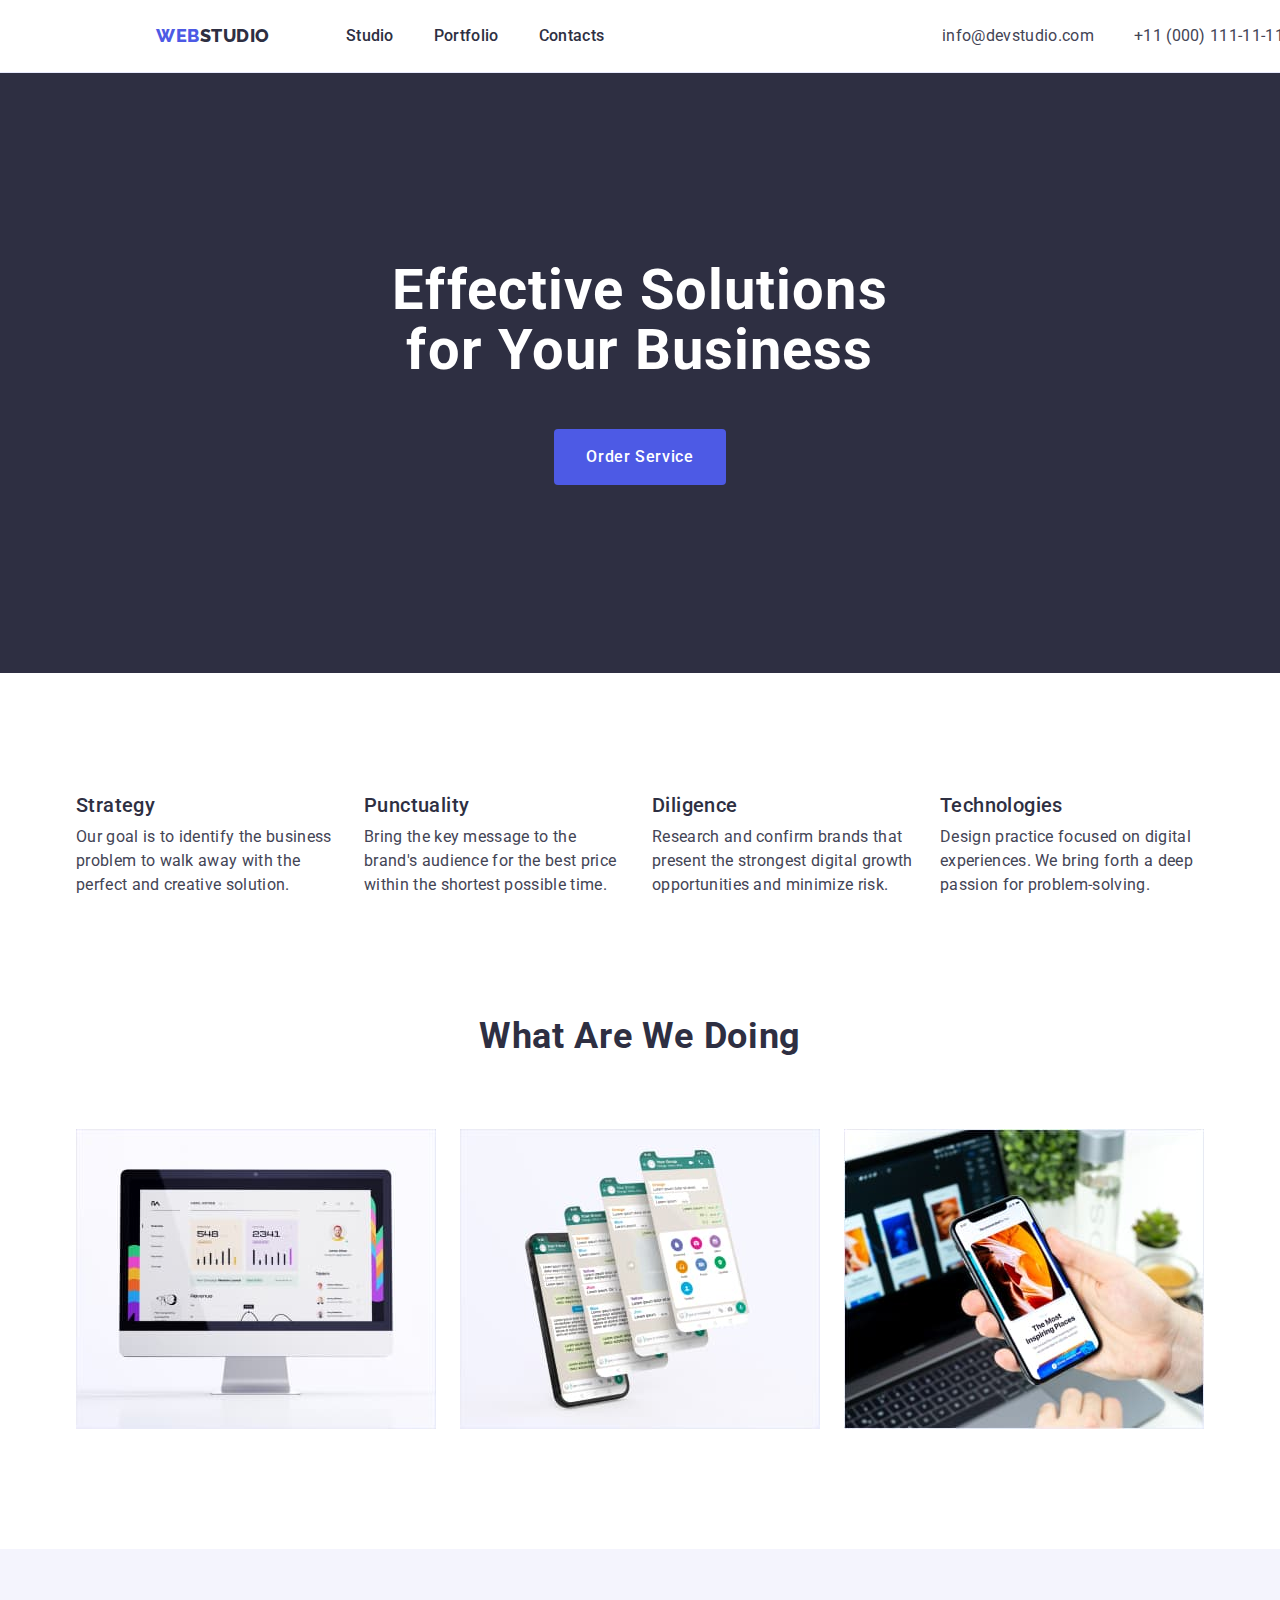
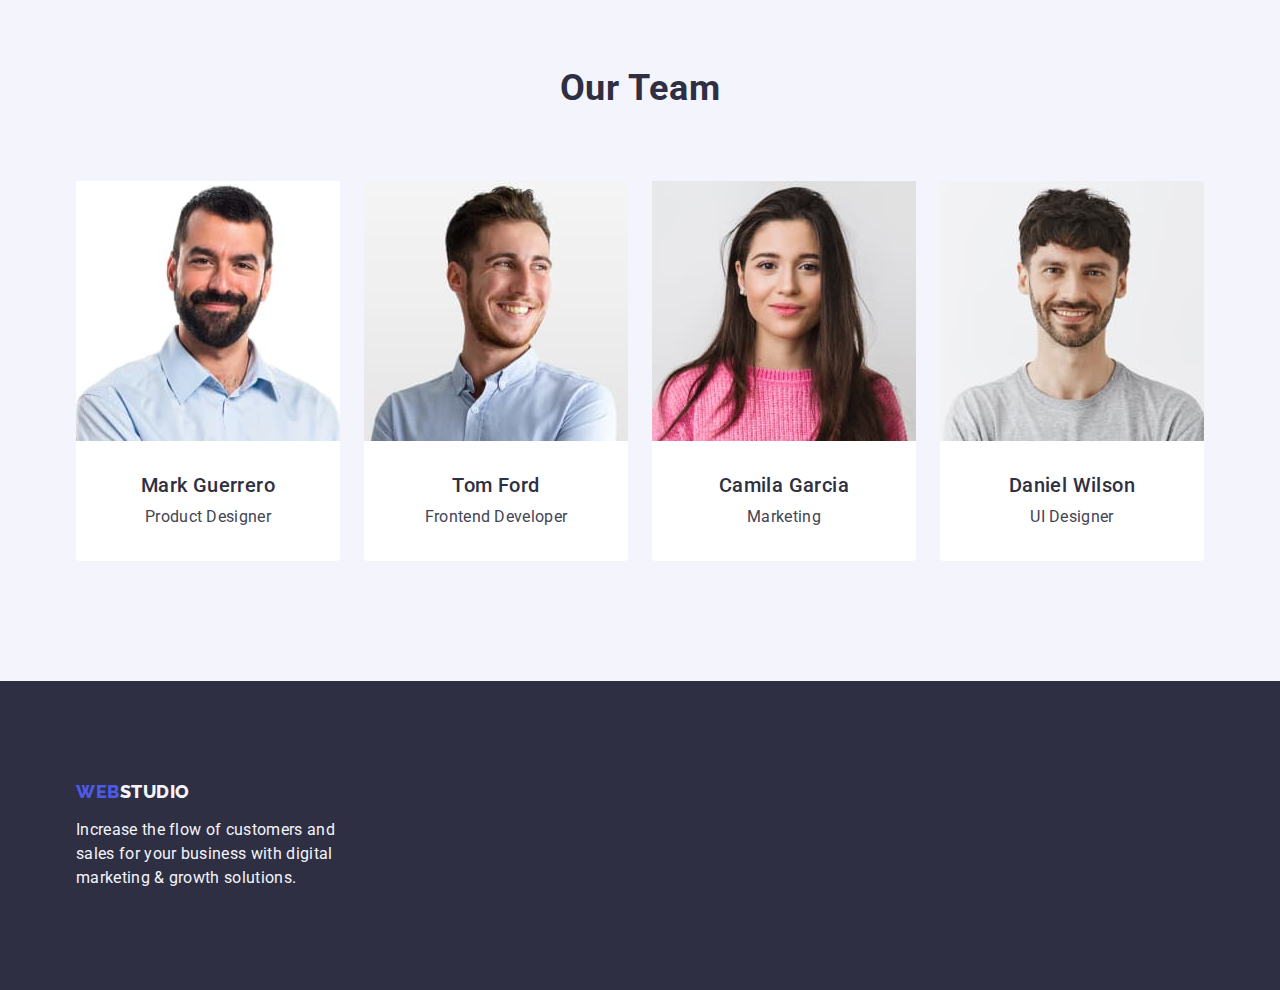
<file: index.html>
<!DOCTYPE html>
    <html lang="en">
    <head>
        <meta charset="UTF-8">
        <meta http-equiv="X-UA-Compatible" content="IE=edge">
        <meta name="viewport" content="width=device-width, initial-scale=1.0">
        <title>Studio</title>

        <link rel="preconnect" href="https://fonts.googleapis.com">
    <link rel="preconnect" href="https://fonts.gstatic.com" crossorigin>

    <link href="https://fonts.googleapis.com/css2?family=Montserrat:wght@400;700&family=Raleway:wght@800&family=Roboto:wght@400;500;700&display=swap" rel="stylesheet">
    <link rel="stylesheet" href="https://cdn.jsdelivr.net/npm/modern-normalize@2.0.0/modern-normalize.min.css">    
    <link rel="stylesheet" href="./css/styles.css" />
    </head>
    <body class="body">
        <header class="header">
            <div class="container flex">
            <nav class="navigation ">
            <a href="./index.html" class="first-logo logo-text link">Web<span class="second-logo link">Studio</span></a>
                <ul class="header-list list" >
                    <li class="nav-item"><a href="./index.html" class="link-list link">Studio</a></li>
                    <li class="nav-item"><a href="./portfolio.html" class="link-list link">Portfolio</a></li>
                    <li class="nav-item"><a href="" class="link-list link">Contacts</a></li>
                </ul>
            </nav>
            <address class="adress">
                <ul class="adress-list list">
                <li class="adress-list-item "><a href="mailto:info@devstudio.com" class="contact-adress-link link adress-link ">info@devstudio.com</a></li>
            <li class="adress-list-item"><a href="tel:+110001111111" class="contact-adress-link link adress-link ">+11 (000) 111-11-11</a></li>
            </ul>
            </address></div>
        </header>
        <main class="main">
            
                <section class="hero" >
                    <div class="container hero-box flex">
                <h1 class="hero-title">Effective Solutions for Your Business</h1>
                <button type="button" class="btn-hero ">Order Service</button>
            </div>
                </section>
            <section class="advances section">
                <div class="container flex" >
                <h2 class="advances-title visually-hidden">Our Advances</h2>
                <ul class="advances-list flex list">
                    <li class="advances-list-item">
                        <h3 class="advances-title-item title-list">Strategy</h3>
                        <p class="advances-text text-list">Our goal is to identify the business
                            problem to walk away with the perfect and creative solution. </p>
                    </li>
                    <li class="advances-list-item">
                        <h3 class="advances-title-item title-list">Punctuality</h3>
                        <p class="advances-text text-list">Bring the key message to the brand's audience for the best price within the shortest possible time.</p>
                    </li>
                    <li class="advances-list-item">
                        <h3 class="advances-title-item title-list">Diligence</h3>
                        <p class="advances-text text-list">Research and confirm brands that present the strongest digital growth opportunities and minimize risk.</p>
                    </li>
                    <li class="advances-list-item">
                        <h3 class="advances-title-item title-list">Technologies</h3>
                        <p class="advances-text text-list">Design practice focused on digital experiences. We bring forth a deep passion for problem-solving.</p>
                    </li>
                </ul>
            </div>
            </section>
            <section class="benefits section">
                <div class="benefits-box container flex ">
                <h2 class="benefits-title titles">What are we doing</h2>
                <ul class="benefits-list flex list">
                    <li class="benefits-item"><img src="./images/computer.jpg" alt="computer screen" width="360" class="benefits-img"></li>
                    <li class="benefits-item"><img src="./images/mobile-screen.jpg" alt="phone screen" width="360" class="benefits-img"> </li>
                    <li class="benefits-item"><img src="./images/mobile-computer.jpg" alt="computer and phone" width="360" class="benefits-img"></li>
                </ul>
            </div>
            </section>
            <section class="users section">
                <div class="users-box container flex">
                <h2 class="users-title titles">Our Team</h2>
                <ul class="users-list flex list">
                    <li class="users-item flex">
                        <img src="./images/mark.jpg" alt="Mark Guerrero" width="264" class="users-img">
                        <div class="users-content-box"><h3 class="users-title-item title-list">Mark Guerrero</h3>
                        <p class="users-text text-list">Product Designer</p></div>
                    </li>
                    <li class="users-item flex">
                        <img src="./images/tom.jpg" alt="Tom Ford" width="264" class="users-img">
                        <div class="users-content-box"><h3 class="users-title-item title-list">Tom Ford</h3>
                        <p class="users-text text-list">Frontend Developer</p></div>
                    </li>
                    <li class="users-item flex">
                        <img src="./images/camila.jpg" alt="Camila Garcia" width="264" class="users-img">
                    <div class="users-content-box"> <h3 class="users-title-item title-list">Camila Garcia</h3>
                        <p class="users-text text-list">Marketing</p></div>
                    </li>
                    <li class="users-item flex">
                        <img src="./images/daniel.jpg" alt="Daniel Wilson" width="264" class="users-img">
                <div class="users-content-box"> <h3 class="users-title-item title-list">Daniel Wilson</h3>
                        <p class="users-text text-list">UI Designer</p></div>
                        
                    </li>
                </ul>
            </div>
            </section>
        </main>
        <footer class="footer">
            <div class="container flex footer-box">
                    <a href="./index.html" class="footer-first-logo logo-text link">Web<span class="footer-second-logo ">Studio</span></a>
                    <p class="footer-text text-list ">Increase the flow of customers and sales for your business with digital marketing & growth solutions.</p>
                </div>
        </footer>
    </body>
    </html>
</file>
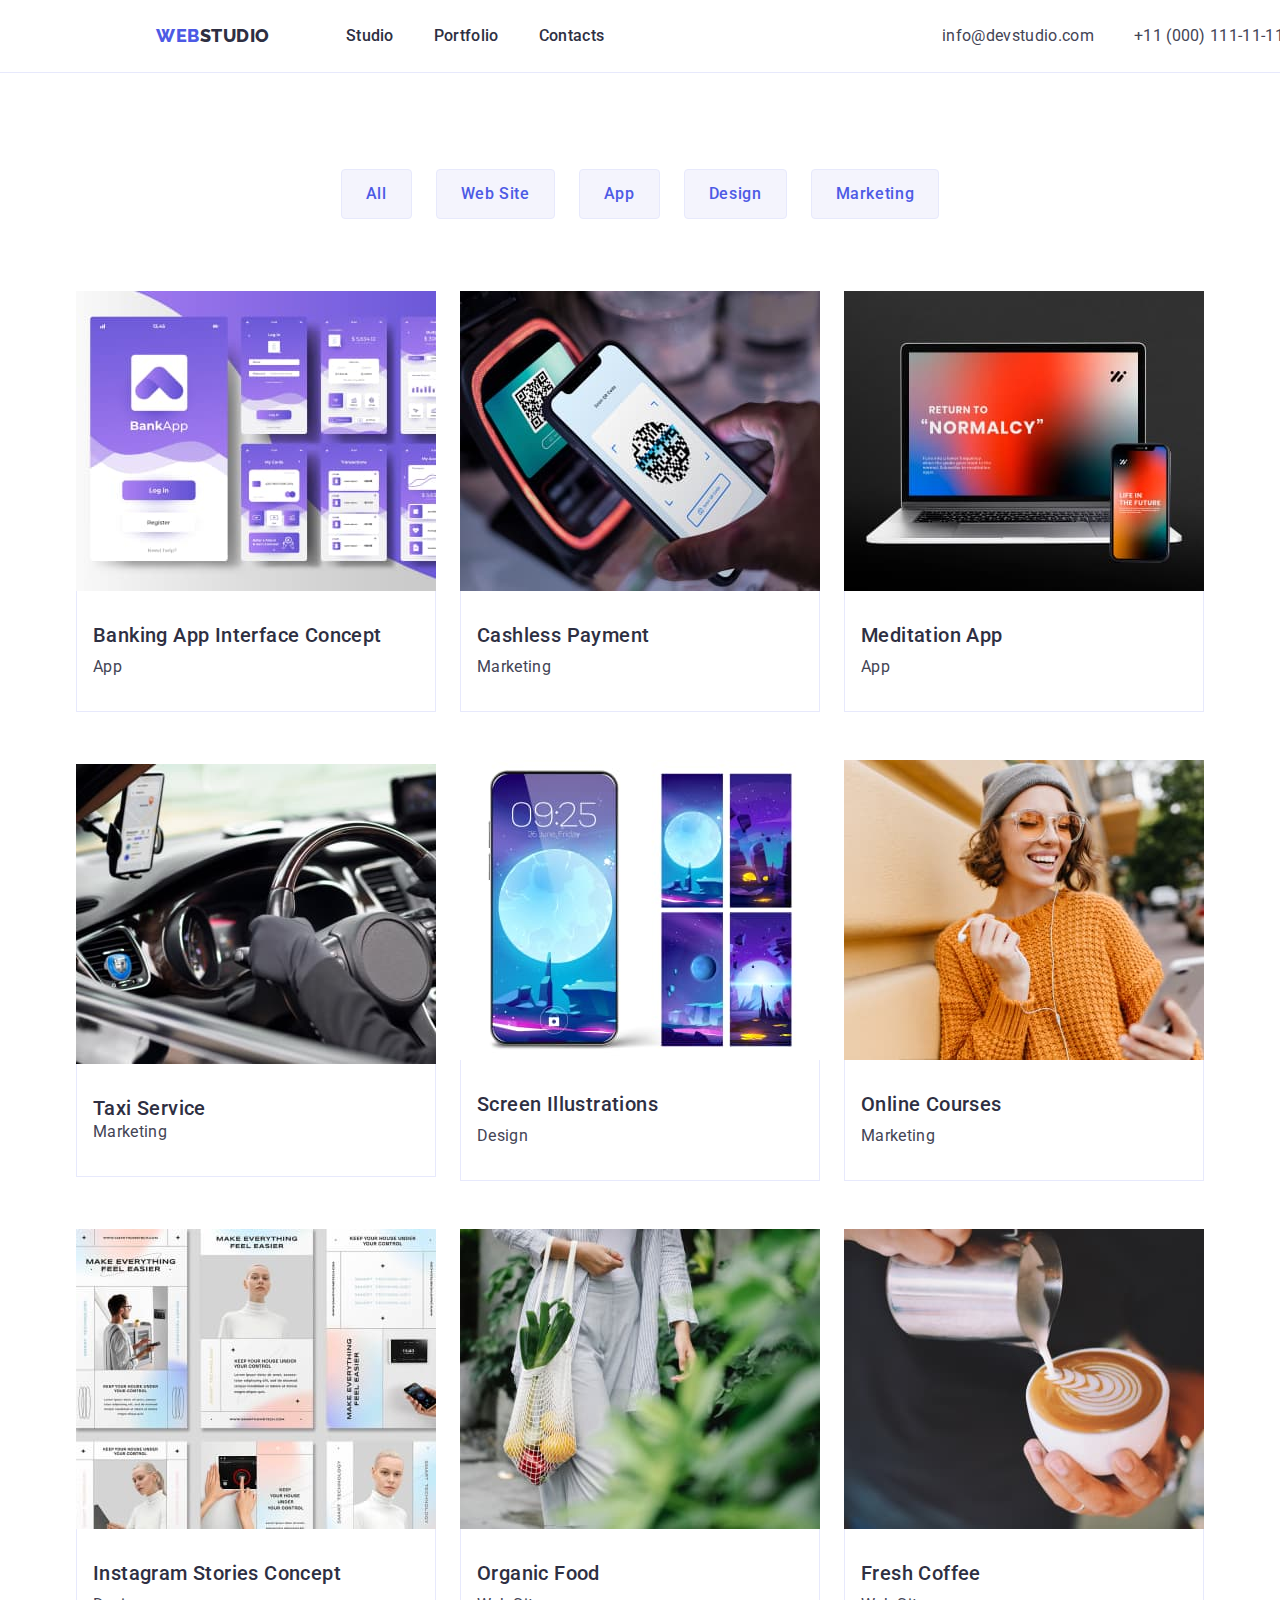
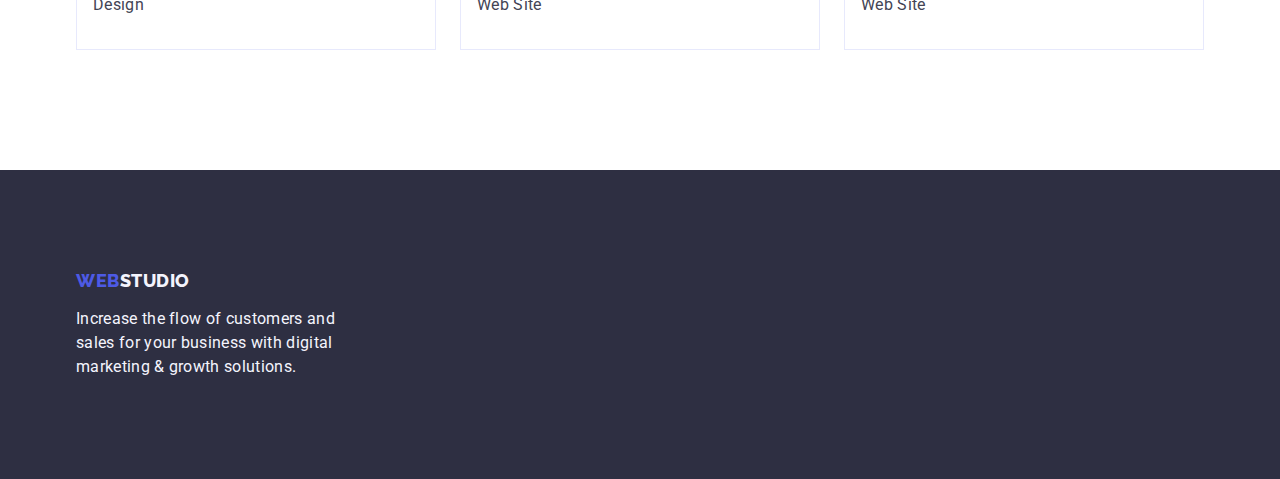
<file: portfolio.html>
<!DOCTYPE html>
<html lang="en">
<head>
    <meta charset="UTF-8">
    <meta http-equiv="X-UA-Compatible" content="IE=edge">
    <meta name="viewport" content="width=device-width, initial-scale=1.0">
    <title>Portfolio</title>
    <link rel="preconnect" href="https://fonts.googleapis.com">
<link rel="preconnect" href="https://fonts.gstatic.com" crossorigin>
<link href="https://fonts.googleapis.com/css2?family=Montserrat:wght@400;700&family=Raleway:wght@800&family=Roboto:wght@400;500;700&display=swap" rel="stylesheet">
<link rel="stylesheet" href="https://cdn.jsdelivr.net/npm/modern-normalize@2.0.0/modern-normalize.min.css">
    <link rel="stylesheet" href="./css/styles.css" />
</head>
    <body class="body">
        <header class="header">
            <div class="container flex">
            <nav class="navigation ">
            <a href="./index.html" class="first-logo logo-text link">Web<span class="second-logo link">Studio</span></a>
                <ul class="header-list list" >
                    <li class="nav-item"><a href="./index.html" class="link-list link">Studio</a></li>
                    <li class="nav-item"><a href="./portfolio.html" class="link-list link">Portfolio</a></li>
                    <li class="nav-item"><a href="" class="link-list link">Contacts</a></li>
                </ul>
            </nav>
            <address class="adress">
                <ul class="adress-list list">
                <li class="adress-list-item "><a href="mailto:info@devstudio.com" class="contact-adress-link link adress-link ">info@devstudio.com</a></li>
    
            <li class="adress-list-item"><a href="tel:+110001111111" class="contact-adress-link link adress-link ">+11 (000) 111-11-11</a></li>
            </ul>
            </address></div>
        </header>
    <main class="main-content">
        <section class="content  ">
            <div class="button-box container  ">
        <h1 class="content-title visually-hidden">Portfolio cards</h1>
    <ul class="content-button-list flex  list">
        <li class="content-button-item"><button type="button" class="content-button ">All</button></li>
        <li class="content-button-item"><button type="button" class="content-button ">Web Site</button></li>
        <li class="content-button-item"><button type="button" class="content-button ">App</button></li>
        <li class="content-button-item"><button type="button" class="content-button ">Design</button></li>
        <li class="content-button-item"><button type="button" class="content-button ">Marketing</button></li>
    </ul>
    <ul class="content-list flex list">
        <li class="content-item">
            <a href="" class="content-link link"><img src="./images/bank-illustrations.jpg" alt="interface-concept" width="360" class="content-img ">
            <div class="content-box"> <h2 class="content-title  title-list" >Banking App Interface Concept</h2>
                <p class="content-text  text-list">App</p></div></a>
        </li>
        <li class="content-item">
            <a href="" class="content-link link"><img src="./images/payment.jpg" alt="mobile payment" width="360" class="content-img ">
                <div class="content-box"><h2 class="content-title  title-list">Cashless Payment</h2>
                <p class="content-text  text-list">Marketing</p></div></a>
            
        </li>
        <li class="content-item">
        <a href="" class="content-link link"> <img src="./images/meditation.jpg" alt="macbook and iphone" width="360" class="content-img ">
            <div class="content-box">
                <h2 class="content-title  title-list">Meditation App</h2>
            <p class="content-text  text-list">App</p></div></a>       
        </li>
    
        <li class="content-item">
        <a href="" class="content-link link"><img src="./images/driver.jpg" alt="car steering wheel" width="360" class="content-img ">
            <div class="content-box">
                <h2 class="content-tile  title-list">Taxi Service</h2>
            <p class="content-text  text-list">Marketing</p></div></a> 
        </li>
        <li class="content-item">
            <a href="" class="content-link link"><img src="./images/scr-illustration.jpg" alt="screen illustrations" width="360" class="content-img ">
                <div class="content-box"><h2 class="content-title  title-list">Screen Illustrations</h2>
                <p class="content-text  text-list">Design</p></div></a>
            
        </li>
        <li class="content-item">
            <a href="" class="content-link link"><img src="./images/courses.jpg" alt="woman and iphone" width="360" class="content-img ">
                <div class="content-box"><h2 class="content-title title-list">Online Courses</h2>
                <p class="content-text text-list">Marketing</p></div></a>
        </li>
        <li class="content-item">
            <a href="" class="content-link link"><img src="./images/insta-stories.jpg" alt="stories-concept" width="360" class="content-img ">
                <div class="content-box"><h2 class="content-title  title-list">Instagram Stories Concept</h2>
                <p class="content-text  text-list">Design</p></div></a>
            
        </li>
        <li class="content-item">
            <a href="" class="content-link link"><img src="./images/food.jpg" alt="food" width="360" class="content-img ">
            <div class="content-box"> <h2 class="content-title  title-list">Organic Food</h2>
                <p class="content-text  text-list">Web Site</p></div></a>
            
        </li>
        <li class="content-item">
            <a href="" class="content-link link"><img src="./images/coffe.jpg" alt="coffee" width="360" class="content-img ">
                <div class="content-box"><h2 class="content-title  title-list">Fresh Coffee</h2>
                <p class="content-text  text-list">Web Site</p></div></a>
            
        </li>
    </ul> 
            </div>
</section>
    </main>
    <footer class="footer">
        <div class="container flex footer-box">
                <a href="./index.html" class="footer-first-logo logo-text link">Web<span class="footer-second-logo ">Studio</span></a>
                <p class="footer-text text-list ">Increase the flow of customers and sales for your business with digital marketing & growth solutions.</p>
        </div>
    </footer>
</body>
</html>
</file>
<file: css/styles.css>
:root {
  --primary-brand: #4d5ae5;
  --dark: #2e2f42;
  --success: #31d0aa;
  --hero-background: #2e2f42;
  --light: #f4f4fd;
  --white-background: #ffffff;
  --text: #434455;
  --subtle-text: #8e8f99;
  --avctive: #404bbf;
  --accent: #e7e9fc;
  --modal-overlay: #2e2f42;
  --modal-background: #fcfcfc;
}
p,
h1,
h2,
h3,
h4,
h5,
h6 {
  margin: 0;
}
ul,
ol {
  margin: 0;
  padding: 0;
}
img {
  display: block;
}
.flex {
  display: flex;
  align-items: center;
  justify-content: center;
}
.list {
  list-style: none;
}
.link {
  text-decoration: none;
}

body {
  font-family: "Roboto", sans-serif;
  background: var(--white-background);
  color: var(--text);
}
.container {
  width: 1158px;
  padding: 0 15px;
  margin: 0 auto;
}
.section {
  padding-top: 120px;
  padding-bottom: 120px;
}
.header {
  width: 1440px;
  margin-left: auto;
  margin-right: auto;
  border-bottom: 1px solid #e7e9fc;
}
.content-body {
  font-family: "Roboto", sans-serif;
  color: var(--text);
}
.hero-box {
  flex-direction: column;
}
.benefits-box {
  flex-direction: column;
}
.users-box {
  flex-direction: column;
}
.content {
  padding: 96px 0 120px 0;
}

.navigation {
  display: flex;
  align-items: center;
}

.nav-item:not(:last-child) {
  margin-right: 40px;
}

.adress {
  font-style: normal;
}
.adress-link {
  line-height: 1.5;
  letter-spacing: 0.02em;
  color: var(--text);
}

.title-list {
  font-weight: 500;
  font-size: 20px;
  line-height: 1.2;
  letter-spacing: 0.02em;
  color: var(--hero-background);
}
.text-list {
  line-height: 1.5;
  letter-spacing: 0.02em;
  color: var(--text);
}
.titles {
  font-size: 36px;
  line-height: 1.11;
  text-align: center;
  letter-spacing: 0.02em;
  text-transform: capitalize;
  color: var(--dark);
}
/* Header */

.header-list {
  display: flex;
  padding: 0;
  width: calc((1128+3 * 24) / 7);
  margin-right: 332px;
}

.first-logo {
    align-items: center;
    margin-right: 76px;
    font-family: "Raleway", sans-serif;
    font-weight: 800;
    font-size: 18px;
    line-height: 1.17;
    letter-spacing: 0.03em;
    text-transform: uppercase;
    display: inline-block;
    color: var(--primary-brand);
}
.second-logo {
  color: var(--dark);
}
.link-list {
  display: block;
  padding-top: 24px;
  padding-bottom: 24px;
  color: var(--dark);

  font-weight: 500;
  line-height: 1.5;
  letter-spacing: 0.02em;
}
.adress {
  margin-left: auto;
}
.adress-list {
  display: flex;
  gap: 40px;
  padding: 0;
}

.nav-item :hover,
.nav-item :focus {
  color: var(--avctive);
}

.adress-list-item :hover,
.adress-list-item :focus {
  color: var(--avctive);
}
.visually-hidden {
  position: absolute;
  width: 1px;
  height: 1px;
  margin: -1px;
  border: 0;
  padding: 0;
  white-space: nowrap;
  clip-path: inset(100%);
  clip: rect(0 0 0 0);
  overflow: hidden;
}
/* Hero */
.hero-title {
  text-align: center;
}

.hero {
  padding: 188px 0;
  background-color: var(--hero-background);
}
.hero-title {
  font-size: 56px;
  line-height: 1.07;
  text-align: center;
  letter-spacing: 0.02em;
  color: var(--white-background);
  max-width: 496px;
}
.btn-hero {
  font-family: inherit;
  font-weight: 500;
  font-size: 16px;
  line-height: 1.5;
  letter-spacing: 0.04em;
  color: var(--white-background);
  background-color: var(--primary-brand);
  cursor: pointer;
  margin-top: 48px;
  display: inline-block;
  padding: 16px 32px;
  border-radius: 4px;
  border: 0;
  min-width: 169px;
}
.btn-hero:hover,
.btn-hero:focus {
  background-color: var(--avctive);
}
/* Advances */
.advances-list-item:not(:last-child) {
  margin-right: 24px;
}
.advances-title-item {
  margin-bottom: 8px;
}
.advances-list-item {
  width: 264px;
}

/* benefits */
.benefits {
  padding-top: 0;
}
.benefits-title {
  margin-bottom: 72px;
}
.benefits-item:not(:last-child) {
  margin-right: 24px;
}

/* Users */

.users {
  background: var(--light);
}
.users-item {
  background: var(--white-background);
}
.users-item:not(:last-child) {
  margin-right: 24px;
}
.users-item {
  flex-direction: column;
  border-radius: 0px 0px 4px 4px;
}
.users-content-box {
  padding: 32px 48px 32px 48px;
  text-align: center;
}

.users-title-item {
  margin-bottom: 8px;
  text-align: center;
}
.users-title {
  margin-bottom: 72px;
}

/* Footer */
.footer-first-logo {
    color: var(--primary-brand);
    margin-bottom: 16px;
    display: inline-block;
    align-items: center;
    font-family: "Raleway", sans-serif;
    font-weight: 800;
    font-size: 18px;
    line-height: 1.17;
    letter-spacing: 0.03em;
    text-transform: uppercase;
}
.footer-second-logo {
  color: var(--light);
}
.footer {
  background: var(--hero-background);
  padding: 100px 0;
}
.footer-text {
  color: var(--light);
  max-width: 264px;
}
/* button content */
.content-button {
  font-family: inherit;
  font-weight: 500;
  font-size: 16px;
  line-height: 1.5;
  letter-spacing: 0.04em;
  color: var(--primary-brand);
  background: var(--light);
  cursor: pointer;
  display: inline-block;
  padding: 12px 24px;
  border-radius: 4px;
  border: 1px solid var(--accent);
}
.content-button:hover,
.content-button:focus {
  color: var(--white-background);
  background: var(--avctive);
  border: 1px solid transparent;
}
.content-button-list {
  margin-bottom: 72px;
}
.footer-box {
  flex-direction: column;
  align-items: flex-start;
}

.content-button-item {
  flex-direction: raw;
}
.content-button-item:not(:last-child) {
  margin-right: 24px;
}

.content-list {
  flex-wrap: wrap;
}
.content-item {
  width: calc((100% - 48px) / 3);
  margin-right: 24px;
  margin-bottom: 48px;
}
.content-item:nth-child(3n) {
  margin-right: 0;
}
.content-item:nth-last-child(-n + 3) {
  margin-bottom: 0;
}
.content-link {
  margin-bottom: 32px;
}
.content-box {
  padding: 32px 16px;
  border: 1px solid #e7e9fc;
  border-top: none;
}

.content-title {
  margin-bottom: 8px;
}
</file>
